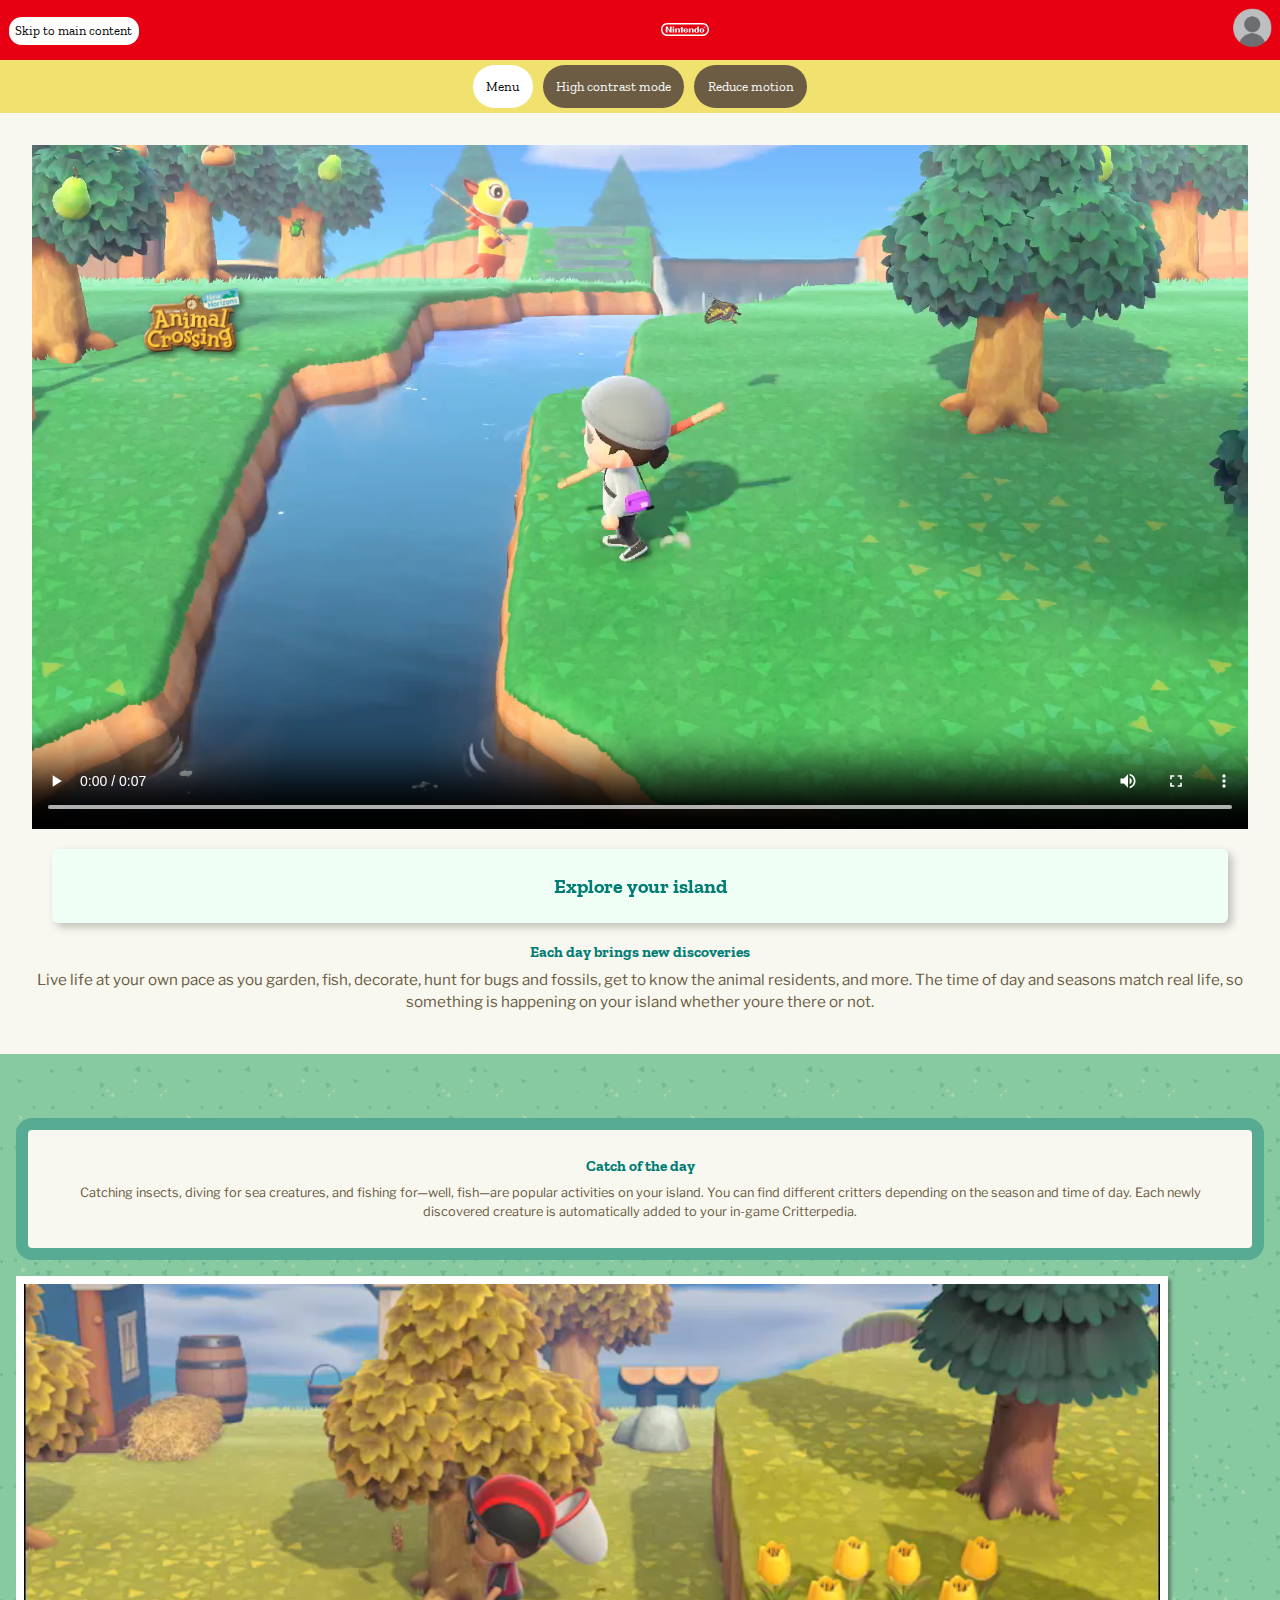
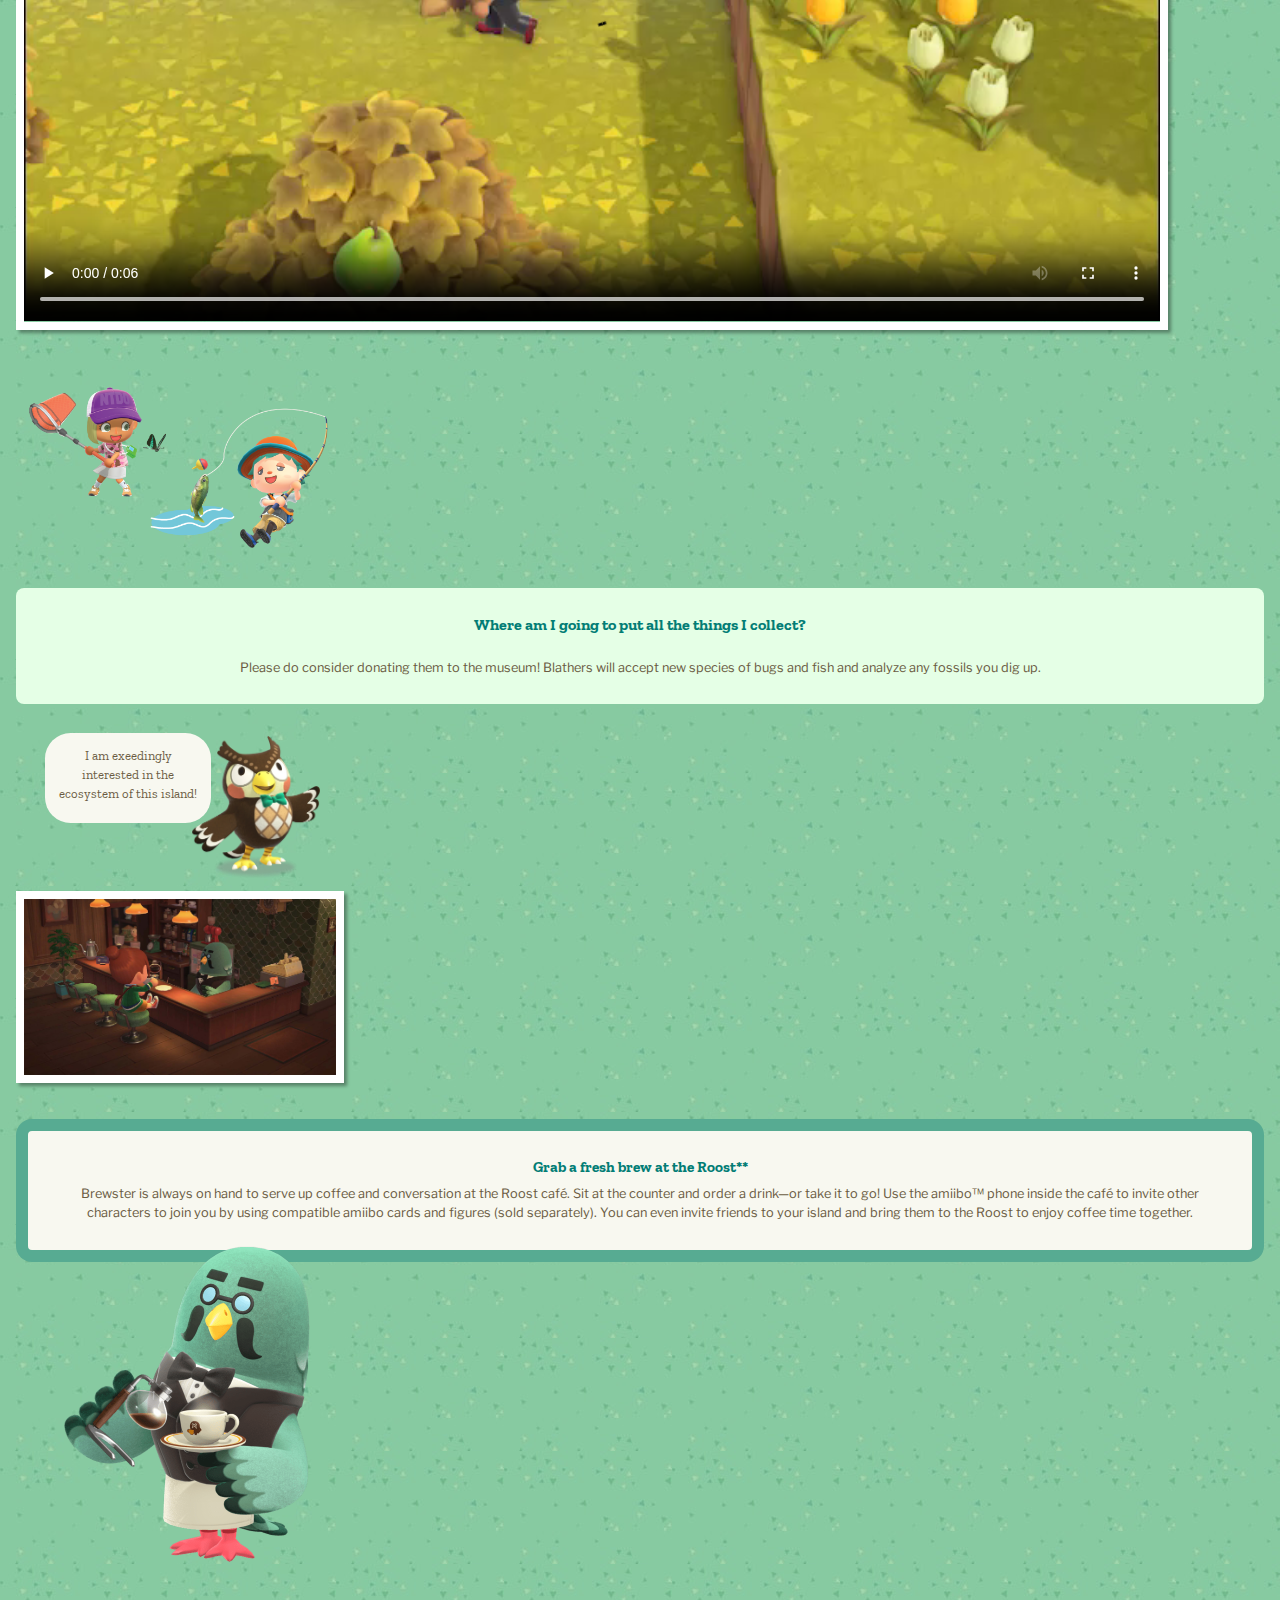
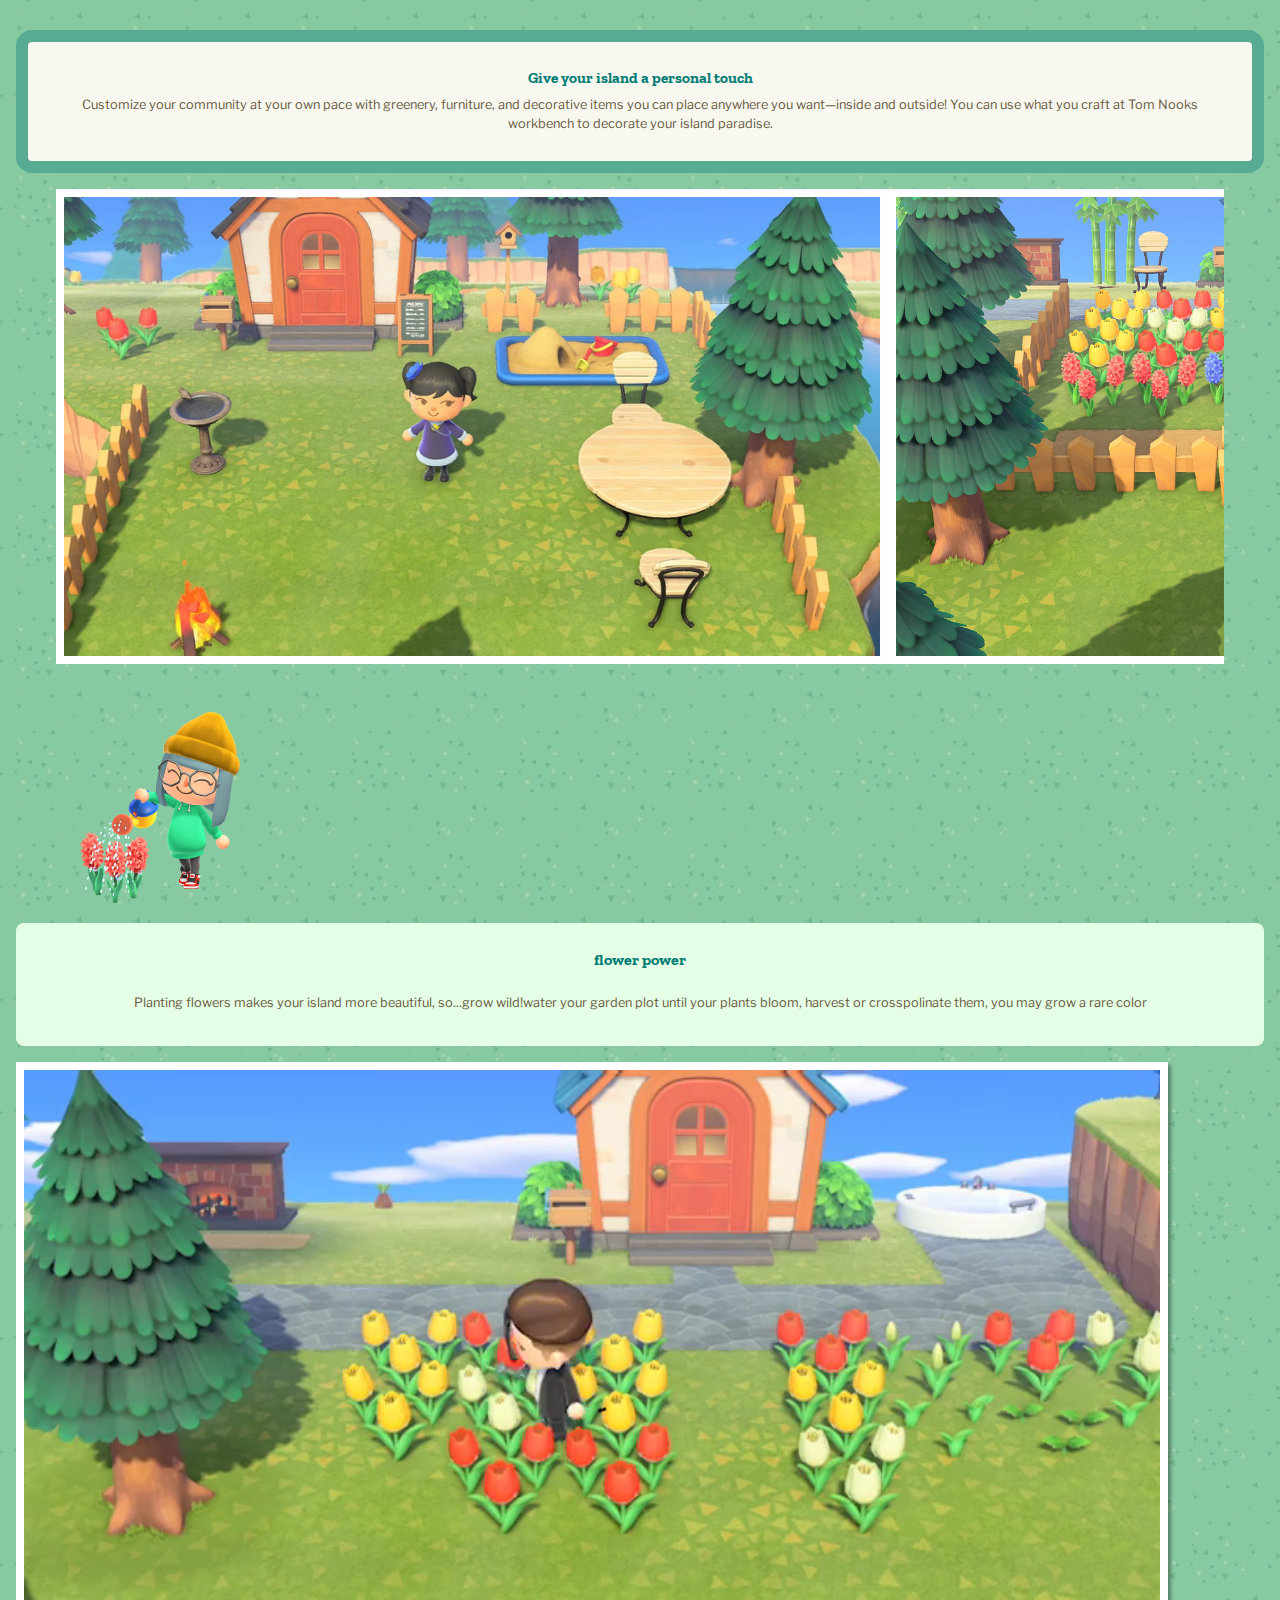
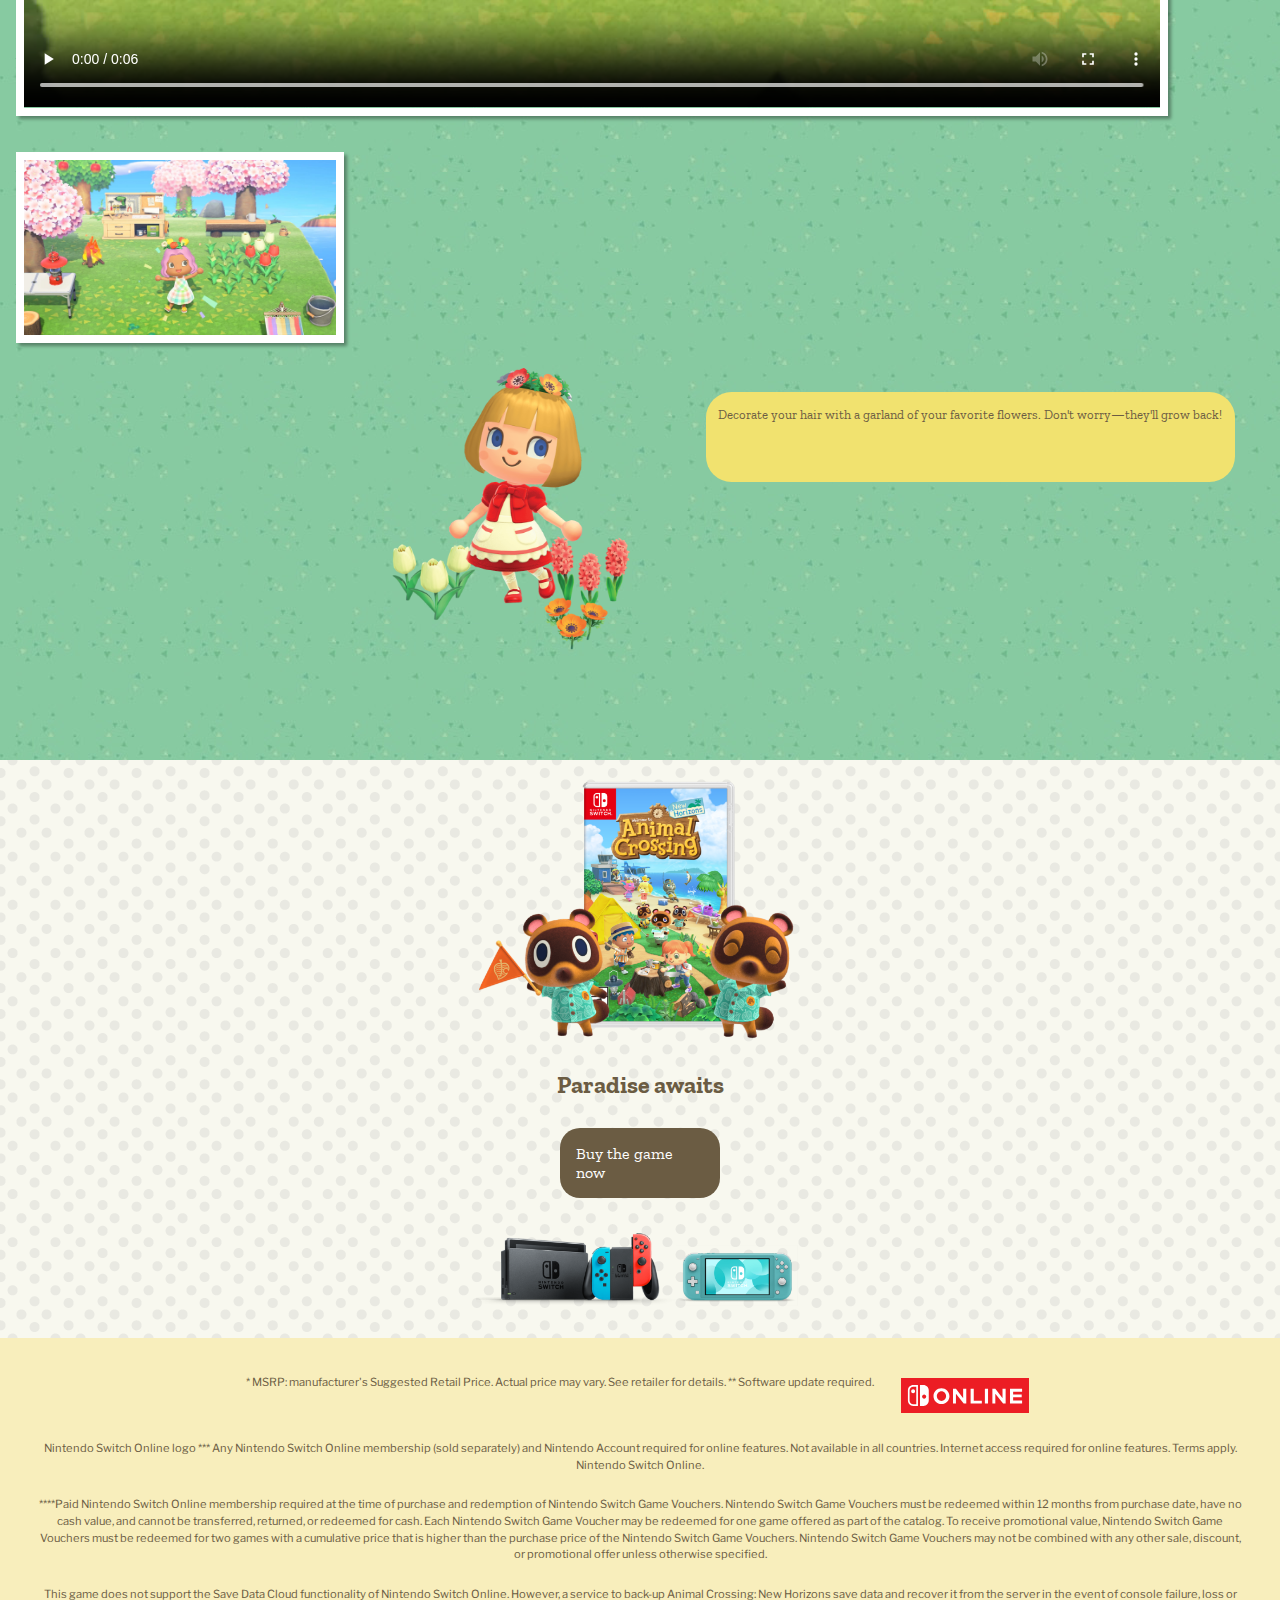
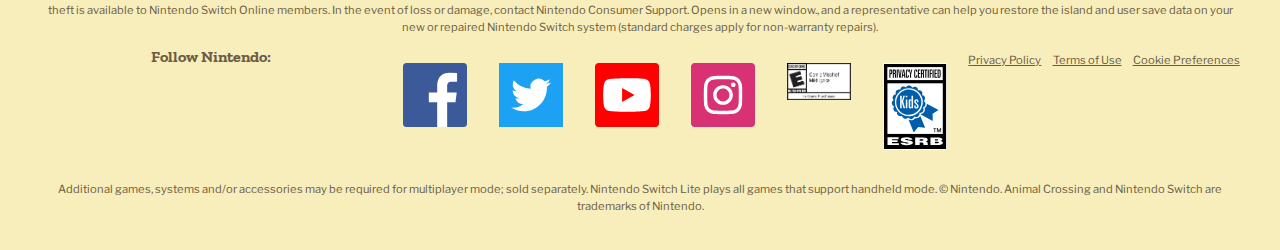
<file: index.html>
<!DOCTYPE html>
<html lang="en">
	
<head>
  <meta charset="UTF-8">
  <meta name="author" content="jouw naam">
  <meta name="viewport" content="width=device-width, initial-scale=1">
	
  <title>Explore page animal crossing new Horizons</title>
	
  <link href="./style.css" rel="stylesheet">
  <link href="./styleboth.css" rel="stylesheet">
  <link rel="icon" type="image/svg+xml" href="./images/favicon.svg">

  <link rel="preconnect" href="https://fonts.googleapis.com">
  <link rel="preconnect" href="https://fonts.gstatic.com" crossorigin>
  <link href="https://fonts.googleapis.com/css2?family=Libre+Franklin&display=swap" rel="stylesheet">

  <link rel="preconnect" href="https://fonts.googleapis.com">
  <link rel="preconnect" href="https://fonts.gstatic.com" crossorigin>
  <link href="https://fonts.googleapis.com/css2?family=Saira:wght@600&family=Zilla+Slab:wght@600&display=swap" rel="stylesheet"> 
</head>

<body>
<header>
  <nav>
    <ul> 
		   <!-- bron voor skip navigatie link= https://www.w3schools.com/accessibility/accessibility_skip_links.php 
	  ik heb de code wel aangepast zodat het werkt zonder class  -->
	  <li><a href="#mainSkip">Skip to main content</a></li>
      <li><a href="https://www.nintendo.com/us/"><img src="./images/Exploreimgs/nintendo-racetrack.svg" alt="link naar nintendo U.S website in een nieuwe pagina"></a></li>
      <li><a href="https://accounts.nintendo.com/authorize_guide?type=mixed&redirect_uri=https%3A%2F%2Faccounts.nintendo.com%2Fconnect%2F1.0.0%2Fauthorize%3Fclient_id%3De56201e414c97a10%26display%3Dtouch%26interacted%3D1%26prompt%3Dconsent%26redirect_uri%3Dhttps%253A%252F%252Fanimalcrossing.nintendo.com%26response_mode%3Dweb_message%26response_type%3Dcode%2Bid_token%2Btoken%26scope%3DeshopAlps%2BmissionStatus%2BmissionStatus%253Aprogress%2Bopenid%2BpointWallet%2Buser%2Buser.birthday%2Buser.links%255B%255D.id%2Buser.mii%2Buser.wishlist%2BuserNotificationMessage%253AanyClients%2BuserNotificationMessage%253AanyClients%253Awrite%26state%3Dcf2a3fa2ce2020c4ee25cf615c9f20a0%26web_message_target%3Dop-frame%26web_message_uri%3Dhttps%253A%252F%252Faccounts.nintendo.com"><img src="./images/Exploreimgs/profilepng.png" alt="Log in or sign up link"></a></li>
	
    </ul>
    <ul>
      <li><button>Menu</button></li>
	  <li><button>High contrast mode</button></li>
	  <li><button>Reduce motion</button></li>
    </ul>
  </nav>
  <nav>
    <button> <img src="./images/Exploreimgs/kruisje.png" alt="sluit menu"> </button>
	<ul> 
       <li><a href="./index.html">Home</a></li>
	   <li><a href="./index.html">Explore</a></li>
	   <li><a href="./index.html">Create</a></li>
	   <li><a href="./index2.html">Share</a></li>
	   <li><a href="./index.html">Getting started</a></li>
	   <li><a href="./index.html">Happy home paradise</a></li>
    </ul>
  </nav>
</header>

<!-- main pagina -->
<main id="mainSkip">
  <div>
    <h1>Explore your island</h1>
	<img src="./images/Exploreimgs/logo-acnh-en-2x.png" alt="animal crossing new horizons logo">
	<h2>Each day brings new discoveries</h2>
	<p>
		Live life at your own pace as you garden, fish, decorate, hunt 
		for bugs and fossils, get to know the animal residents, and more. 
		The time of day and seasons match real life, so something is happening 
		on your island whether youre there or not.
	</p>	
	<video controls width="350">
	  <source src="./videos/backgroundvidacnh.mp4">
	</video>
  </div>

  <div>
    <article>
	  <h2> Catch of the day</h2>
	  <p>Catching insects, diving for sea creatures, and fishing for—well, fish—are popular activities 
		 on your island. You can find different critters depending on the season 
		 and time of day. Each newly discovered creature is automatically added to your in-game Critterpedia.</p>	
	</article>

	<video controls width="350">
	  <source src="./videos/cathofthedayvid.mp4">
    </video>
	<!-- decoratieve image dus een lege alt -->
	<img src="./images/Exploreimgs/acnhfish.png" alt=" ">	
  </div>
	
  <div>
    <article>
	  <h2>Where am I going to put all the things I collect?</h2>
	  <p>
	    Please do consider donating them to the museum! Blathers will accept 
		new species of bugs and fish and analyze any fossils you dig up.
	  </p>
	</article>
    <!-- dit misschien nog veranderen naar div -->
    <div>
	  <p> I am exeedingly interested in the ecosystem of this island!</p>
	  <img src="./images/Exploreimgs/Blathers_NH_-_alt.webp" alt="image of in game character Blathers">	
	</div>
      <img src="./images/Exploreimgs/thumbnail-the-roost-2x.jpg" alt="image of character  drinking in the in game cafe 'the roost'">		
  </div>
	
  <div>
	<article>
	  <h2>Grab a fresh brew at the Roost**</h2>
	  <p>
		Brewster is always on hand to serve up coffee and conversation at the Roost café. Sit at the counter and order a drink—or take it to go! 
		Use the amiibo™ phone inside the café to invite other characters to join you by using compatible amiibo cards and figures (sold separately).
		You can even invite friends to your island and bring them to the Roost to enjoy coffee time together.
	  </p>
	</article>
		<!-- decoratieve image dus een lege alt (image of chracter brewster) -->
	<img src="./images/Exploreimgs/brewster-2x.png" alt="">
  </div>

  <div>
    <article>
	  <h2>Give your island a personal touch</h2>
	  <p>
		Customize your community at your own pace 
		with greenery, furniture, and decorative items you can place
		anywhere you want—inside and outside! You can use what you craft 
		at Tom Nooks workbench to decorate your island paradise.
	  </p>
    </article>
	<!-- Image slider -->
    <figure>
		<img src="./images/Exploreimgs/characterathouse.avif" alt="image of in game content with character at house">
		<img src="./images/Exploreimgs/characterstandinginflowers.jpg" alt="image of in game content with character standing in flowers">
		<img src="./images/Exploreimgs/characteratbonfire.jpg" alt="image of in game conten with character sitting at bonfire">
		<img src="./images/Exploreimgs/characterlyingdown.jpg" alt="image of in game content of character resting next to use">
	</figure>
	<!-- decoratieve image dus geen alt tekst -->
	<img src="./images/Exploreimgs/playerwateringflowers.png" alt="">
  </div>

  <div>
	<article>
	  <h2>flower power</h2>
	  <p>
		Planting flowers makes your island more beautiful, so...grow wild!water your
		garden plot until your plants bloom, harvest or crosspolinate them, you may grow a rare color
	  </p>
	</article>
	  <video controls width="350" >
	    <source src="./videos/gardeningacnh.mp4" type="video/mp4"> 
	  </video>
    <img src="./images/Exploreimgs/flowergardener.jpg" alt="in game image of character waving in a flowerfield">
	<div>
	  <p>Decorate your hair with a garland of your favorite flowers. Don't worry—they'll grow back!</p>
	  <!-- image is decoratief dus geen alt tekst. (flower girl character standing in flowers) -->
	  <img src="./images/Exploreimgs/flowers-char-2x.png" alt="">
    </div>
  </div>	

  <div>
    <h2>Paradise awaits</h2>
    <a href="https://animalcrossing.nintendo.com/new-horizons/buy/">Buy the game now</a>
    <img src="./images/Exploreimgs/acnhgamebuyimg.png" alt="image of animal crossing: New Horizons game">
    <img src="./images/Exploreimgs/acnhgame2buyimg.png" alt="image of  Nintendo switch and nintendo switch lite">
  </div>
</main>

<footer>
  <p>
    * MSRP: manufacturer's Suggested Retail Price. Actual price may vary. See retailer for details.
	** Software update required.
  </p>

<img src="./images/Exploreimgs/logo-nso.svg" alt="nintendo switch online logo">

  <p>
	Nintendo Switch Online logo
	*** Any Nintendo Switch Online membership (sold separately) and Nintendo Account required for online features. 
	Not available in all countries. Internet access required for online features. Terms apply. Nintendo Switch Online.
  </p>
  <p>
	****Paid Nintendo Switch Online membership required at the time of purchase and
	redemption of Nintendo Switch Game Vouchers. Nintendo Switch Game Vouchers must be redeemed within 12 months 
	from purchase date, have no cash value, and cannot be transferred, returned, or redeemed for cash. Each Nintendo Switch Game Voucher may be redeemed for one game offered as part of the catalog.
	To receive promotional value, Nintendo Switch Game Vouchers must be redeemed for two games with a cumulative price that is higher than the purchase price of the Nintendo Switch Game Vouchers. 
	Nintendo Switch Game Vouchers may not be combined with any other sale, discount, or promotional offer unless otherwise specified.
  </p>

  <p>
	This game does not support the Save Data Cloud functionality of 
	Nintendo Switch Online. However, a service to back-up Animal Crossing: New Horizons save data and recover it from the server in the event of console failure, loss or theft is available to Nintendo 
	Switch Online members. In the event of loss or damage, contact Nintendo Consumer Support. Opens in a new window., and a representative can help you restore the island and user save data on your new 
	or repaired Nintendo Switch system (standard charges apply 
	for non-warranty repairs).
  </p>

  <h2>Follow Nintendo:</h2>
  <a href=""><img src="./images/Exploreimgs/logo-facebook.svg" alt="Link to facebook website animal crossing new horizons"></a>
  <a href=""><img src="./images/Exploreimgs/logo-twitter.svg" alt="Link to twitter website animal crossing new horizons"></a>
  <a href=""><img src="./images/Exploreimgs/logo-youtube.svg" alt="Link to youtube website animal crossing new horizons"></a>
  <a href=""><img src="./images/Exploreimgs/logo-instagram.svg" alt="Link to instagram website animal crossing new horizons"></a>
  <a href=""><img src="./images/Exploreimgs/ESRBratings.png" alt="Link to ESBR rating website animal crossing new horizons"></a>
  <a href=""><img src="./images/Exploreimgs/logo-esrb-privacy-certified-kids.svg" alt="link to ESRB privacy certified website"></a>

  <a href="">Privacy Policy</a>
  <a href="">Terms of Use</a>
  <a href="" >Cookie Preferences</a>

  <p>
	Additional games, systems and/or accessories may be required for multiplayer mode; sold separately.
	Nintendo Switch Lite plays all games that support handheld mode.
	© Nintendo. Animal Crossing and Nintendo Switch are trademarks of Nintendo.
  </p>
</footer>

<script defer src="./scripts/script.js"></script>
</body>
</html>
</file>
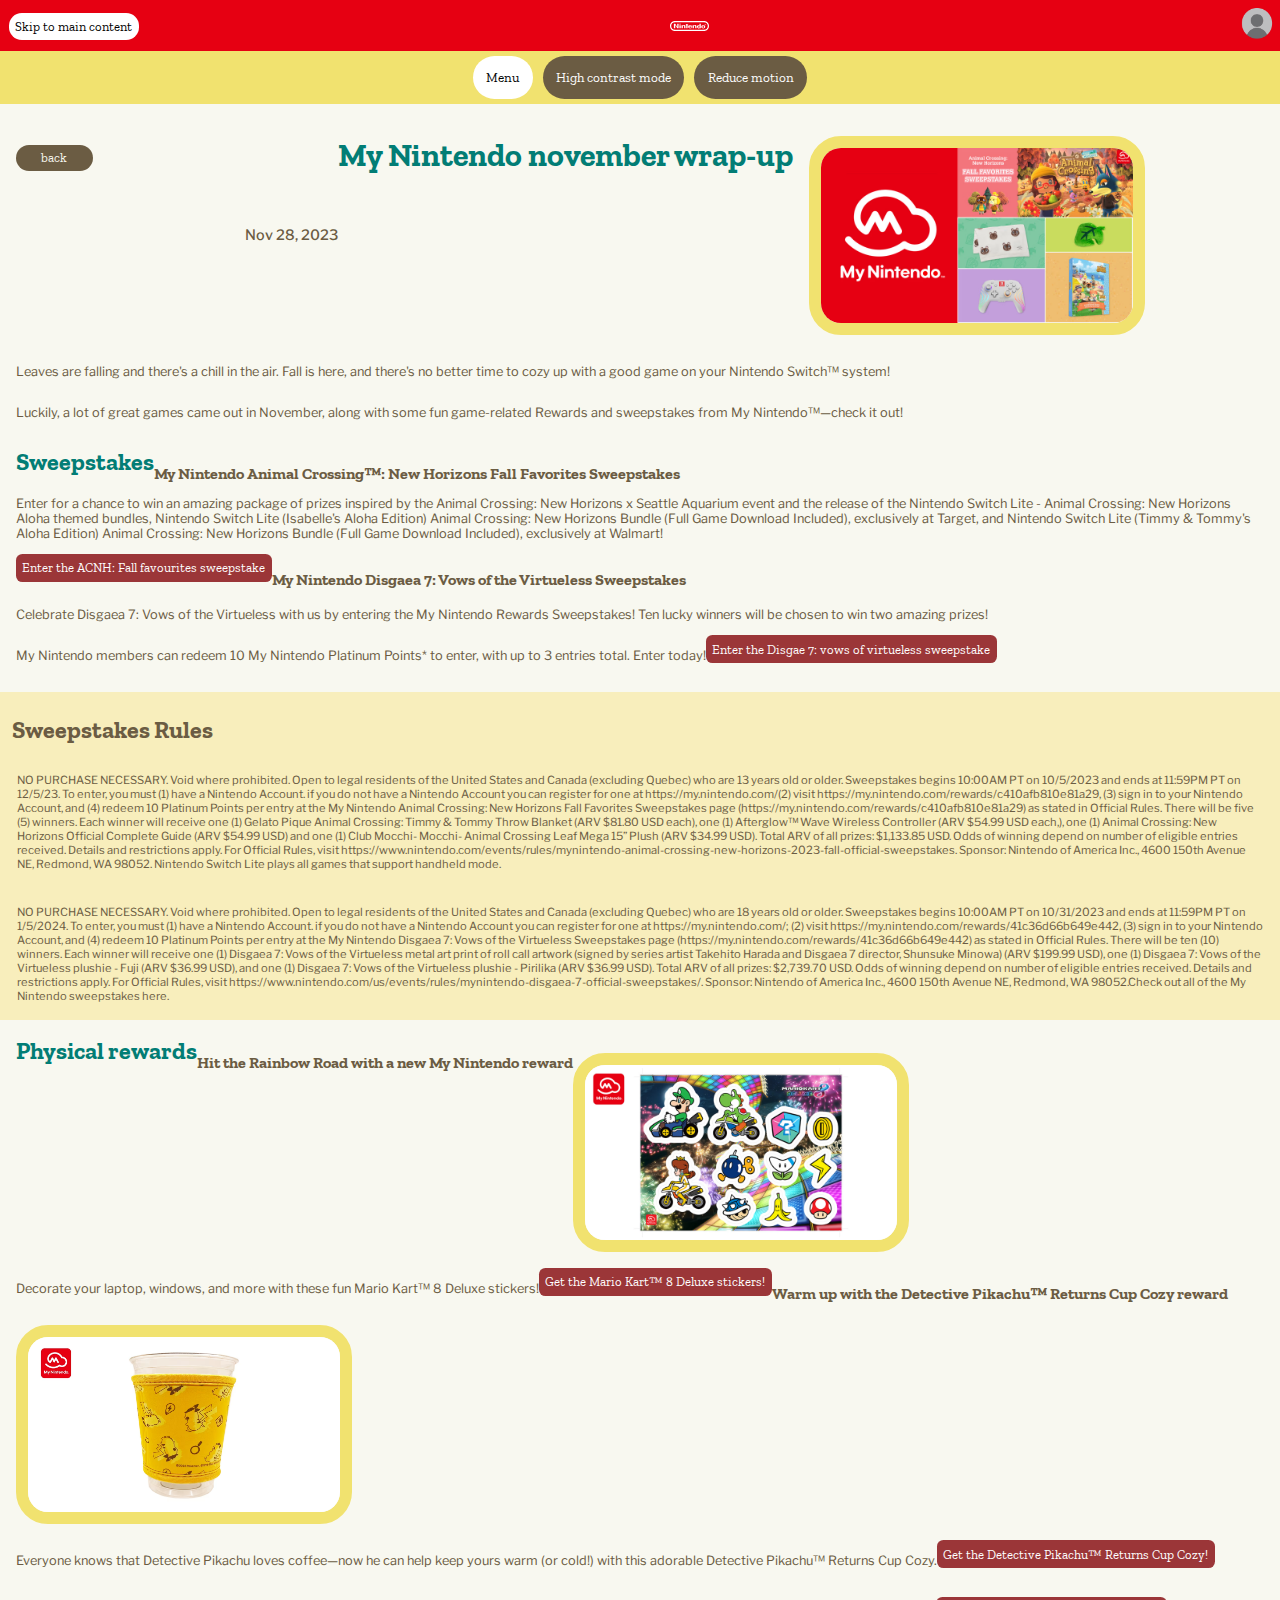
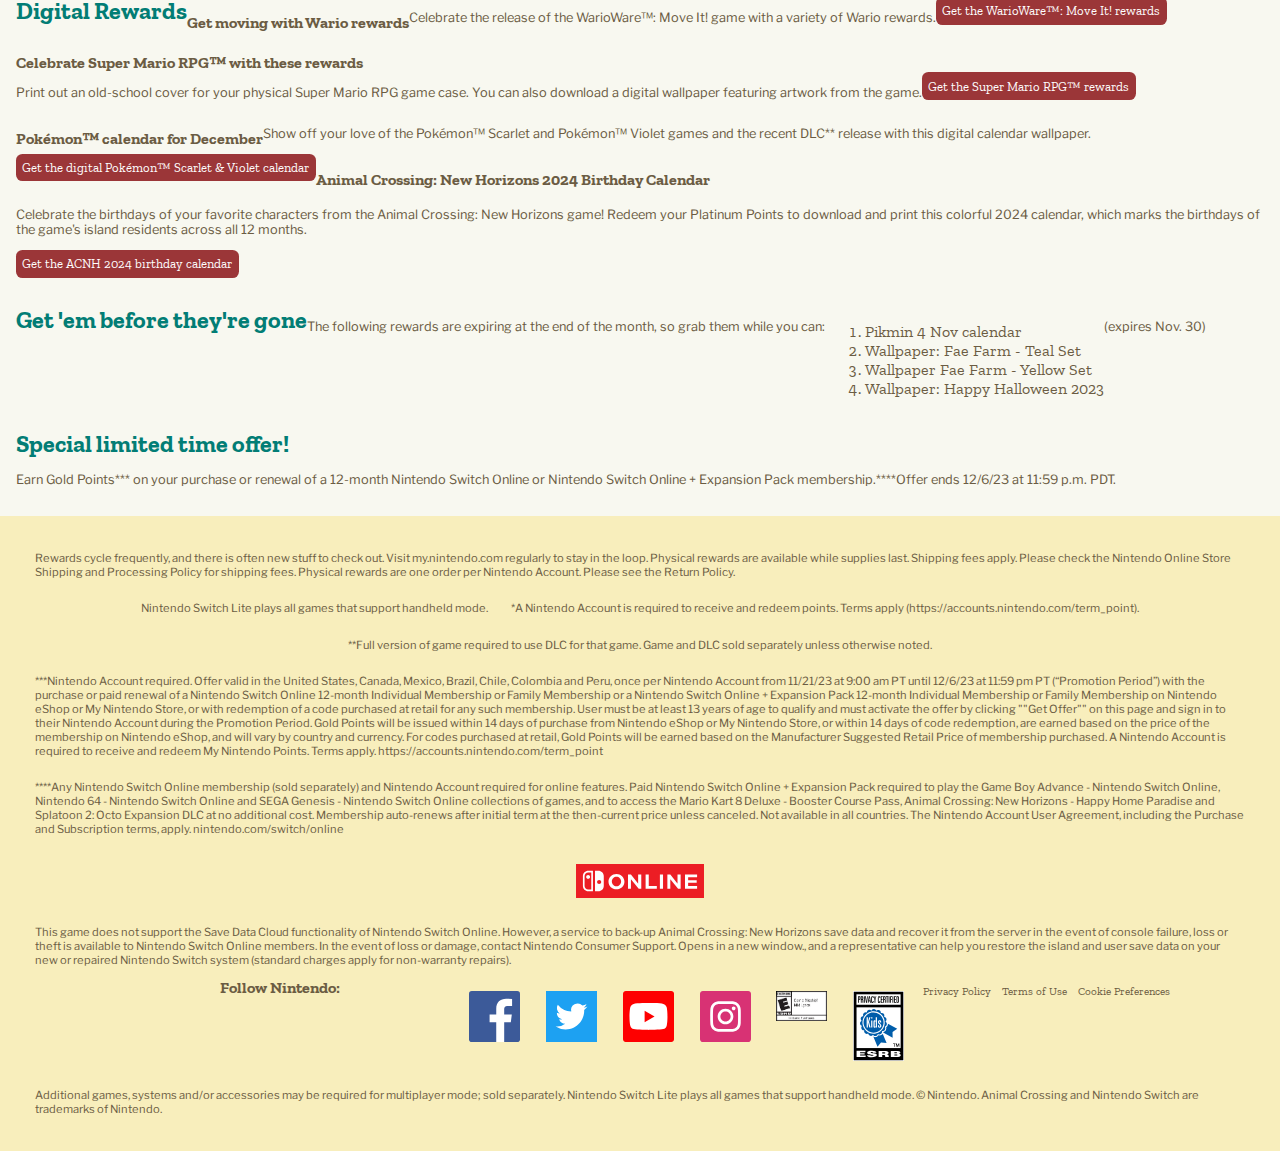
<file: index2.html>
<!DOCTYPE html>
<html lang="en">
	
<head>
  <meta charset="UTF-8">
  <meta name="author" content="Felicia AUgustine">
  <meta name="viewport" content="width=device-width, initial-scale=1">
	
  <title>Articles Animalcrossing new horizons</title>
	
  <link href="./styleboth.css" rel="stylesheet">
  <link href="./style2.css" rel="stylesheet">
  <link rel="icon" type="image/svg+xml" href="./images/favicon.svg">

  <link rel="preconnect" href="https://fonts.googleapis.com">
  <link rel="preconnect" href="https://fonts.gstatic.com" crossorigin>
  <link href="https://fonts.googleapis.com/css2?family=Libre+Franklin&display=swap" rel="stylesheet">

  <link rel="preconnect" href="https://fonts.googleapis.com">
  <link rel="preconnect" href="https://fonts.gstatic.com" crossorigin>
  <link href="https://fonts.googleapis.com/css2?family=Saira:wght@600&family=Zilla+Slab:wght@600&display=swap" rel="stylesheet">
</head>

<body>
  <header>
    <nav>
      <ul> 
        <!-- bron voor skip navigatie link= https://www.w3schools.com/accessibility/accessibility_skip_links.php 
	      ik heb de code wel aangepast zodat het werkt zonder class  -->
        <li><a href="#mainSkip">Skip to main content</a></li>
        <li><a href="https://www.nintendo.com/us/"><img src="./images/Exploreimgs/nintendo-racetrack.svg" alt="link naar nintendo U.S website in een nieuwe pagina"></a></li>
        <li><a href="https://accounts.nintendo.com/authorize_guide?type=mixed&redirect_uri=https%3A%2F%2Faccounts.nintendo.com%2Fconnect%2F1.0.0%2Fauthorize%3Fclient_id%3De56201e414c97a10%26display%3Dtouch%26interacted%3D1%26prompt%3Dconsent%26redirect_uri%3Dhttps%253A%252F%252Fanimalcrossing.nintendo.com%26response_mode%3Dweb_message%26response_type%3Dcode%2Bid_token%2Btoken%26scope%3DeshopAlps%2BmissionStatus%2BmissionStatus%253Aprogress%2Bopenid%2BpointWallet%2Buser%2Buser.birthday%2Buser.links%255B%255D.id%2Buser.mii%2Buser.wishlist%2BuserNotificationMessage%253AanyClients%2BuserNotificationMessage%253AanyClients%253Awrite%26state%3Dcf2a3fa2ce2020c4ee25cf615c9f20a0%26web_message_target%3Dop-frame%26web_message_uri%3Dhttps%253A%252F%252Faccounts.nintendo.com"><img src="./images/Exploreimgs/profilepng.png" alt="Log in or sign up link"></a></li>
       
      </ul>
      <ul>
        <li><button>Menu</button></li>
        <li><button>High contrast mode</button></li>
        <li><button>Reduce motion</button></li>
      </ul>
    </nav>
    <nav>
      <button> <img src="./images/Exploreimgs/kruisje.png" alt="sluit menu"> </button>
        <ul> 
          <li><a href="./index.html">Home</a></li>
          <li><a href="./index.html">Explore</a></li>
          <li><a href="./index.html">Create</a></li>
          <li><a href="./index2.html">Share</a></li>
          <li><a href="./index.html">Getting started</a></li>
          <li><a href="./index.html">Happy home paradise</a></li>
        </ul>
    </nav>
  </header> 

<main id="mainSkip">
  <article>
    <h1>My Nintendo november wrap-up</h1>
    <img src="./images/articleimg/imgbanner.avif" alt="image of animal crossing new horizons sweepstake and more prizes">
    <p> 
     Leaves are falling and there's a chill in the air. Fall is here, and there's no better 
     time to cozy up with a good game on your Nintendo Switch™ system!
    </p>
    <p> 
      Luckily, a lot of great games came out in November, along with some fun game-related
      Rewards and sweepstakes from My Nintendo™—check it out!
    </p>
    <a href="./index.html">back</a>
    <p>Nov 28, 2023</p>
  </article>

  <article>
    <h2>Sweepstakes</h2>
    <h3>My Nintendo Animal Crossing™: New Horizons Fall Favorites Sweepstakes</h3>
      <p>
        Enter for a chance to win an amazing package of 
        prizes inspired by the Animal Crossing: New Horizons x Seattle Aquarium event and the release of the Nintendo
        Switch Lite - Animal Crossing: New Horizons Aloha themed bundles, Nintendo Switch Lite (Isabelle's Aloha Edition) 
        Animal Crossing: New Horizons Bundle (Full Game Download 
        Included), exclusively at Target, and Nintendo Switch Lite 
        (Timmy & Tommy's Aloha Edition) Animal Crossing:
        New Horizons Bundle (Full Game Download Included), 
        exclusively at Walmart! 
      </p>

      <a href="https://my.nintendo.com/rewards/c410afb810e81a29?_gl=1*q0mlat*_ga*MzQyNzg0MDE4LjE3MDE2MTI5MzY.*_ga_F6ERC4HMNZ*MTcwMTYzMzM4OS41LjEuMTcwMTYzOTI0Ni4wLjAuMA..">Enter the ACNH: Fall favourites sweepstake</a>
 
    <h3>My Nintendo Disgaea 7: Vows of the Virtueless Sweepstakes</h3>
      <p>
      Celebrate Disgaea 7: Vows of the Virtueless with us by entering the My Nintendo Rewards Sweepstakes! Ten lucky winners will be chosen to win two amazing prizes!  
      </p>
      <p>
       My Nintendo members can redeem 10 My Nintendo Platinum Points* to enter, with up to 3 entries total. Enter today!   
      </p>
      <a href="https://my.nintendo.com/rewards/41c36d66b649e442?_gl=1*1vzocba*_ga*MzQyNzg0MDE4LjE3MDE2MTI5MzY.*_ga_F6ERC4HMNZ*MTcwMTg2NjgxMi4xMS4xLjE3MDE4NzE0NzcuMC4wLjA." >Enter the Disgae 7: vows of virtueless sweepstake</a>
  </article>

  <section>
     <h2>Sweepstakes Rules</h2>
        <p>
            NO PURCHASE NECESSARY. Void where prohibited. Open to legal residents of the United States and Canada (excluding Quebec) who are 13 years old or older. 
            Sweepstakes begins 10:00AM PT on 10/5/2023 and ends at 11:59PM PT on 12/5/23. To enter, you must (1) have a Nintendo Account. if you do not have a Nintendo Account
            you can register for one at https://my.nintendo.com/(2) visit https://my.nintendo.com/rewards/c410afb810e81a29, (3) sign in to your Nintendo Account, and (4) redeem 10 Platinum 
            Points per entry at the My Nintendo Animal Crossing: New Horizons Fall Favorites Sweepstakes page (https://my.nintendo.com/rewards/c410afb810e81a29) as stated in Official Rules. 
            There will be five (5) winners. Each winner will receive one (1) Gelato Pique Animal Crossing: Timmy & Tommy Throw Blanket (ARV $81.80 USD each), one (1) Afterglow™ Wave Wireless Controller (ARV $54.99 USD each,),
            one (1) Animal Crossing: New Horizons Official Complete Guide (ARV $54.99 USD) and one (1) Club Mocchi- Mocchi- Animal Crossing Leaf Mega 15” Plush (ARV $34.99 USD). 
            Total ARV of all prizes: $1,133.85 USD. Odds of winning depend on number of eligible entries received. Details and restrictions apply. For Official Rules, 
            visit https://www.nintendo.com/events/rules/mynintendo-animal-crossing-new-horizons-2023-fall-official-sweepstakes. Sponsor: Nintendo of America Inc., 4600 150th Avenue NE, Redmond, WA 98052.
            Nintendo Switch Lite plays all games that support handheld mode.
        </p>
        <p>
            NO PURCHASE NECESSARY. Void where prohibited. Open to legal residents of the United States and Canada 
            (excluding Quebec) who are 18 years old or older. Sweepstakes begins 10:00AM PT on 10/31/2023 and ends at 11:59PM PT on 1/5/2024. 
            To enter, you must (1) have a Nintendo Account. if you do not have a Nintendo Account you can register for one at https://my.nintendo.com/;
           (2) visit https://my.nintendo.com/rewards/41c36d66b649e442, (3) sign in to your Nintendo Account, and (4) redeem 10 Platinum Points per entry at
           the My Nintendo Disgaea 7: Vows of the Virtueless Sweepstakes page (https://my.nintendo.com/rewards/41c36d66b649e442) as stated in Official Rules. There will be ten (10) winners.
           Each winner will receive one (1) Disgaea 7: Vows of the Virtueless metal art print of roll call artwork (signed by series artist Takehito Harada and Disgaea 7 director, Shunsuke Minowa)
           (ARV $199.99 USD), one (1) Disgaea 7: Vows of the Virtueless plushie - Fuji (ARV $36.99 USD), and one (1) Disgaea 7: Vows of the Virtueless plushie - Pirilika (ARV $36.99 USD). 
           Total ARV of all prizes: $2,739.70 USD. Odds of winning depend on number of eligible entries received. Details and restrictions apply. For Official Rules, 
           visit https://www.nintendo.com/us/events/rules/mynintendo-disgaea-7-official-sweepstakes/. Sponsor: Nintendo of America Inc., 4600 150th Avenue NE, Redmond, WA 98052.Check out all of the My Nintendo sweepstakes here.
       </p>
  </section>

  <article>
    <h2>Physical rewards</h2>
    <h3>Hit the Rainbow Road with a new My Nintendo reward</h3>
      <img src="./images/articleimg/8stickers.avif" alt="image of 8 diferent raindbowroad mario stickers">
      <p>
      Decorate your laptop, windows, and more with these fun Mario Kart™ 8 Deluxe stickers!
      </p>
        <a href="https://www.nintendo.com/us/store/products/mario-kart-8-deluxe-vinyl-sticker-sheet-v2-119298/?_gl=1*95xcrs*_ga*MzQyNzg0MDE4LjE3MDE2MTI5MzY.*_ga_F6ERC4HMNZ*MTcwMjIwMzAzNS4xNi4xLjE3MDIyMDM1MDcuMC4wLjA.">Get the Mario Kart™ 8 Deluxe stickers!</a>
    <h3>Warm up with the Detective Pikachu™ Returns Cup Cozy reward</h3>
      <img src="./images/articleimg/cuppika.avif" alt="Detective Pikachu yellow cup warmer">
      <p>
       Everyone knows that Detective Pikachu loves coffee—now he can help keep yours warm (or cold!) with this adorable Detective Pikachu™ Returns Cup Cozy.
      </p>
        <a href="https://www.nintendo.com/us/store/products/detective-pikachu-cup-sleeve-120497/?_gl=1*1379cw6*_ga*MzQyNzg0MDE4LjE3MDE2MTI5MzY.*_ga_F6ERC4HMNZ*MTcwMjIwMzAzNS4xNi4xLjE3MDIyMDM1MDcuMC4wLjA.">Get the  Detective Pikachu™ Returns Cup Cozy! </a>
  </article>

  <article>
    <h2>Digital Rewards</h2>
    <h3>Get moving with Wario rewards</h3>
      <p>
        Celebrate the release of the WarioWare™: Move It! game with a variety of Wario rewards.
      </p>
      <a href="">Get the  WarioWare™: Move It! rewards</a>
    <h3>Celebrate Super Mario RPG™ with these rewards</h3>
      <p>
      Print out an old-school cover for your physical Super Mario RPG game case.
      You can also download a digital wallpaper featuring artwork from the game.
      </p>
      <a href="https://my.nintendo.com/rewards/5cb195a6316ee5e0?_gl=1*10f9m12*_ga*MzQyNzg0MDE4LjE3MDE2MTI5MzY.*_ga_F6ERC4HMNZ*MTcwMTYzMzM4OS41LjEuMTcwMTY0MDUzOC4wLjAuMA..">Get the Super Mario RPG™ rewards</a>
    <h3>Pokémon™ calendar for December</h3>
      <p>
      Show off your love of the Pokémon™ Scarlet and Pokémon™ Violet games and the recent DLC** release with this digital calendar wallpaper.
      </p>
      <a href="">Get the digital Pokémon™ Scarlet & Violet calendar</a>
    <h3>Animal Crossing: New Horizons 2024 Birthday Calendar</h3>
      <p>
      Celebrate the birthdays of your favorite characters from the Animal Crossing: New Horizons game! Redeem your Platinum Points to download and print this colorful 2024 calendar,
      which marks the birthdays of the game's island residents across all 12 months. 
      </p>
      <a href="">Get the ACNH 2024 birthday calendar</a>
  </article>

  <article>
  <h2>Get 'em before they're gone</h2>
  <p>The following rewards are expiring at the end of the month, so grab them while you can:</p>
  <ol>
    <li>Pikmin 4 Nov calendar</li>
    <li>Wallpaper: Fae Farm - Teal Set</li>
    <li>Wallpaper Fae Farm - Yellow Set</li>
    <li>Wallpaper: Happy Halloween 2023</li>
  </ol>
  <p>(expires Nov. 30)</p>
  </article>
  
  <article>
  <h2>Special limited time offer!</h2>  
  <p>
    Earn Gold Points*** on your purchase or renewal of a 12-month Nintendo Switch Online or 
    Nintendo Switch Online + Expansion Pack membership.****Offer ends 12/6/23 at 11:59 p.m. PDT.
  </p>
  </article>


</main>

<footer>
      <!-- Footer specifiek voor deze pagina-->
    <p>
        Rewards cycle frequently, and there is often new stuff to check out. Visit my.nintendo.com regularly to stay in the loop.
        Physical rewards are available while supplies last. Shipping fees apply. Please check the Nintendo Online Store Shipping 
        and Processing Policy for shipping fees. Physical rewards are one order per Nintendo Account. Please see the Return Policy.
    </p>
    <p>
        Nintendo Switch Lite plays all games that support handheld mode.   
    </p>
    <p>
       *A Nintendo Account is required to receive and redeem points. Terms apply (https://accounts.nintendo.com/term_point).   
    </p>
    <p>
       **Full version of game required to use DLC for that game. Game and DLC sold separately unless otherwise noted.  
    </p>
    <p>
        ***Nintendo Account required. Offer valid in the United States, Canada, Mexico, Brazil, Chile, Colombia 
        and Peru, once per Nintendo Account from 11/21/23 at 9:00 am PT until 12/6/23 at 11:59 pm PT (“Promotion Period”) 
        with the purchase or paid renewal of a Nintendo Switch Online 12-month Individual Membership or Family Membership 
        or a Nintendo Switch Online + Expansion Pack 12-month Individual Membership or Family Membership on Nintendo eShop
        or My Nintendo Store, or with redemption of a code purchased at retail for any such membership. User must be at 
        least 13 years of age to qualify and must activate the offer by clicking ""Get Offer"" on this page and sign in
        to their Nintendo Account during the Promotion Period. Gold Points will be issued within 14 days of purchase 
        from Nintendo eShop or My Nintendo Store, or within 14 days of code redemption, are earned based on the price of
        the membership on Nintendo eShop, and will vary by country and currency. For codes purchased at retail, Gold 
        Points will be earned based on the Manufacturer Suggested Retail Price of membership purchased. A Nintendo 
        Account is required to receive and redeem My Nintendo Points. Terms apply. https://accounts.nintendo.com/term_point
    </p>
    <p>
        ****Any Nintendo Switch Online membership (sold separately) and Nintendo Account required for online features. Paid Nintendo Switch Online + Expansion Pack
        required to play the Game Boy Advance - Nintendo Switch Online, Nintendo 64 - Nintendo Switch Online and SEGA Genesis - Nintendo Switch Online collections of games,
        and to access the Mario Kart 8 Deluxe - Booster Course Pass, Animal Crossing: New Horizons - Happy Home Paradise and Splatoon 2: Octo Expansion DLC at no additional cost.
        Membership auto-renews after initial term at the then-current price unless canceled. Not available in all countries. The Nintendo Account User Agreement, including the Purchase and Subscription terms,
        apply. nintendo.com/switch/online
    </p>
    
  <!-- main Footer -->
      
    <img src="./images/Exploreimgs/logo-nso.svg" alt="nintendo switch online logo">
    <p>
      This game does not support the Save Data Cloud functionality of 
      Nintendo Switch Online. However, a service to back-up Animal Crossing: New Horizons save data and recover it from the server in the event of console failure, loss or theft is available to Nintendo 
      Switch Online members. In the event of loss or damage, contact Nintendo Consumer Support. Opens in a new window., and a representative can help you restore the island and user save data on your new 
      or repaired Nintendo Switch system (standard charges apply 
      for non-warranty repairs).
    </p>

  <h2>Follow Nintendo:</h2>
    <a href=""><img src="./images/Exploreimgs/logo-facebook.svg" alt="Link to facebook website animal crossing new horizons"></a>
    <a href=""><img src="./images/Exploreimgs/logo-twitter.svg" alt="Link to twitter website animal crossing new horizons"></a>
    <a href=""><img src="./images/Exploreimgs/logo-youtube.svg" alt="Link to youtube website animal crossing new horizons"></a>
    <a href=""><img src="./images/Exploreimgs/logo-instagram.svg" alt="Link to instagram website animal crossing new horizons"></a>
    <a href=""><img src="./images/Exploreimgs/ESRBratings.png" alt="Link to ESBR rating website animal crossing new horizons"></a>
    <a href=""><img src="./images/Exploreimgs/logo-esrb-privacy-certified-kids.svg" alt="link to ESRB privacy certified website"></a>
      
    <a href="" >Privacy Policy</a>
    <a href="" >Terms of Use</a>
    <a href="" >Cookie Preferences</a>
      
    <p>
      Additional games, systems and/or accessories may be required for multiplayer mode; sold separately.
      Nintendo Switch Lite plays all games that support handheld mode.
      © Nintendo. Animal Crossing and Nintendo Switch are trademarks of Nintendo.
    </p>
</footer>
    
<script defer src="./scripts/script.js"></script>
</body>
</file>
<file: style.css>
/* ..................body stijl ...................... */
   
body {
	margin: 0;
	background-image: url(./images/Exploreimgs/backgroundacnh.jpeg); 
	animation-name: backgroundmove;
	animation-duration: 35s;
	animation-iteration-count: infinite;
	animation-fill-mode: both;
}

@keyframes backgroundmove {
  0% {
    background-position: 0%;
  }
  50% {
    background-position: 35% 55%;
  }
  100% {
  background-position: 0%;
  }
   }

body.reduceMotion{
  margin: 0;
	background-image: url(./images/Exploreimgs/backgroundacnh.jpeg); 
	animation-duration: 0s;
  animation-iteration-count:0;
  animation-duration: 0s;
}
/* ------------------------CHRISTMAS THEME YEY--------------------------- */





/* ...................tweede deel = MAIN ...................... */

main img {
	margin: 1em;
  margin-right: 0em;
  margin-left: 0em;
  width: 20.5em;
}

main div{
margin: 1em;
}
  
main div:nth-child(1) {
	background-color: var(--sectioncolor-background);
	margin: 0;
	margin-bottom: 4em;
	padding: 2em;
  display: flex;
  flex-direction: column;	
}
  
h1, h2 {
  color: var(--Hoofdkopjes);
  text-align: center;
  margin: 0em;
  font-size: 1.4em;
  line-height: 1.2em;
  
  /* header fonts */
  font-family: 'Saira', sans-serif;
  font-family: 'Zilla Slab', serif;
}
  
h1 {
	background-color:  var(--mainribboncolor) ;
	font-size: 1.25em;
	padding: 1.25em;
  border-radius: 0.3em;
  margin: 1em;
  filter: drop-shadow(0.2em 0.2em 0.2em rgba(0, 0, 0, 0.226));
}
  
p {
	color:  var(--color-text );
	font-size: 0.8em;
	text-align: center;
	line-height: 1.5em;
	margin: 0em;
}
	  
video {
  margin: 1em;
  margin-left: 0em;
  margin-right: 0em;
	align-content: center;
  width: 90vw;
}
  
main div:nth-child(1) p, h2 {
  font-size: 0.95em;
	padding-bottom: 0.5em;
}
  

div article:nth-of-type(1) {
	background-color: var(--sectioncolor-background);
  padding: 1.7em;
  border-radius: 1em;
  border: solid 0.75em var(--sectionbordercolor);
}
  

  
div div {
  display: grid;
  grid-template-columns: 12em 1em;
  margin: 1em;
  margin-bottom: 2.5em;
}
  
div div img {
	width:8em;
	position: absolute;
	left: 12em;
}
  
div div p{
  background-color: var(--sectioncolor-background);
  border-radius: 2em;
	height: 7em;
  padding: 1em ;
	margin: 1em;
  
	font-family: 'Saira', sans-serif;
  font-family: 'Zilla Slab', serif;
}


div:nth-of-type(1) video {
  border: none;
  order: -1;
  box-shadow: none;
  width: auto;
  margin: 0em;
}

div:nth-of-type(4) img {  
	position: relative;
  top: -2em;
  width: 15.4em;
  left: 3em;

}
  
div:nth-of-type(6) article, div:nth-of-type(3) article {
	background-color: var(--secundairysectioncolor);
	border: none;
	border-radius: 0.5em;
}
  
div:nth-of-type(6) article h2,  div:nth-of-type(3) article h2 {
  font-size: 1em;
	margin-bottom: 1em;
}
  
div:nth-of-type(6) article p {
  margin: 0.5em;
}
  
div:nth-of-type(6) div {
	display: flex;
	flex-wrap: wrap;
	flex-direction: row-reverse;
  position: relative;
  align-content: center;
}

div:nth-of-type(6) div p {
  background-color: var(--menucolor);

}

div:nth-of-type(6) div img:nth-of-type(1) {
	width: 17em;
  position: relative;
  left: -3em;
  top: -3em;
}

div:nth-of-type(7) {
  background-color: var(--sectioncolor-background);
  background-image: url(./images/Exploreimgs/backgroundendacnh.png);
  margin: 0em;
  display: flex;
  flex-wrap: wrap;
  flex-direction: column;
  align-items: center;
}

div:nth-of-type(7) h2 {
	color: var(--color-text);
  font-size: 1.5em;
  margin-top: 1em;
}

div:nth-of-type(7) a {
	background-color: var(--color-text);
  color: var(--whitetextdarkmode);
	width: 10em;
	padding: 1em;
	border-radius: 1.25em;
  margin-top: 1em;
  font-family: 'Zilla Slab', serif;
  text-decoration: none;
  
}
div:nth-of-type(7) a:hover {
background-color: var( --hoverbuttonbg);
}
div:nth-of-type(7) a:active {
  background-color: var( --hoverbuttonbg);
  box-shadow: inset 0.2em 0.2em 0.2em  rgb(114, 11, 19) ;
  }

div:nth-of-type(7) img:nth-last-of-type(2) {
  order: -1;margin-bottom: 0em; 
}

img[src$=".jpg"], video, figure img {
	border: 0.5em solid var(--borderimages);
	box-shadow:0.2em 0.2em 0.2em rgba(7, 7, 7, 0.355)
}


img[src="./images/Exploreimgs/logo-acnh-en-2x.png"] {
  position: absolute;
  top: 18em;
  left: 9em;
  width: 6em;
  margin: 0em;
  filter: drop-shadow(0.2em 0.2em 0.2em rgba(0, 0, 0, 0.518));
}

img[src="./images/Exploreimgs/playerwateringflowers.png"] {
	width: 10em;	  
	position: relative;
  left: 4em;
  top: 1em;
}

img[src="./images/Exploreimgs/flowers-char-2x.png"] p {
  background-color: aliceblue;
}

figure {
  display: flex;
  flex-direction: row;
  overflow-x: scroll;
}
  
figure img {
	width: 65vw;
	margin: 0em;
}
</file>
<file: styleboth.css>
/* CSS REMEDY */
*, *::after, *::before {
box-sizing:border-box;  
}

/* CUSTOM PROPERTIES */
:root {
	  /* colors */
	--color-text:rgb(107, 92, 67);
	--Hoofdkopjes: rgb(2, 125, 117);
	--main-background-color: rgb(137, 201, 161);
	--sectioncolor-background: rgb(248, 248, 240);
	--logocolor: rgb(230, 0, 18);
	--menucolor:  rgb(241, 226, 111);
	--mainribboncolor: rgba(240,255,245,255);
	--secundairysectioncolor: rgba(229,255,230,255);
  --footerbackground: rgba(248,238,188,255);
  --hovercolor: rgb(2, 125, 117);
  --activecolor: rgb(248, 96, 20);
  --focuscolor: rgb(20, 142, 248);
  --sectionbordercolor: rgb(0, 129, 96, 0.65);
  --borderimages: white;
  --hoverbackg: rgb(241, 241, 241);
  --hoverbuttonbg: rgb(203, 49, 62);
  --hoverHCbutton: rgb(107, 92, 67);
  --whitetextdarkmode: white;
  --shadows: black;
  --focusstyle: rgb(231, 183, 25);
  --buttonbackg: rgb(107, 92, 67);
  --footertext:#6b5c43;

  /* highcontrast colors */
  --HCbackground: #251f15 ;
  --HCsections: #524632; 
  --HCtext:#f8f8f0;
  --HCtitels:  #f1e170;
  --HCborders: #f1e170;

  /* font smoothing website */
  /* bron:  https://animalcrossing.nintendo.com/new-horizons/explore/ */
  -webkit-font-smoothing: antialiased;
	/* Main Font */
	font-family: 'Libre Franklin', sans-serif;
  background-color: var(--main-background-color);
}
 
/* Dark Theme */
@media (prefers-color-scheme:dark) {
  :root {
  --main-background-color: rgb(87, 86, 130);
  --sectioncolor-background: rgb(44, 44, 100);
  --Hoofdkopjes: rgb(255, 255, 255);
  --color-text:rgb(255, 255, 255);
  --mainribboncolor: rgb(2, 125, 117);
  --menucolor:  rgb(174, 172, 232);
  --sectionbordercolor: rgb(2, 125, 117);
  --secundairysectioncolor: rgb(54, 54, 88) ;
  --footerbackground: #aeace8;
  --borderimages:  rgb(230, 230, 230);
  --whitetextdarkmode: black;
  --buttonbackg: white;
  --footertext:black ;
  }
  body {
  background-image: none;
}
  div:nth-of-type(7) {
  background-color: var(--sectioncolor-background);
  background-image:none;
}

div:nth-of-type(6) div p {
color: black;
}


}

/* Reduce motion */
@media (prefers-reduced-motion) {
  body {
	margin: 0;
  animation-duration: 0s;
  transition: 0s;
  
	}
    
}

/* reduce motion button */
body.reduceMotion{
  margin: 0;
  animation-duration: 0s;
}

/* high contrast mode  */
/* High contrast mode voor javascript*/
body.highContrastMode {
  background-color: var(--HCbackground);
  background-image: none;
}

body.highContrastMode h1  {
 color:var(--HCbackground)  ;
 background-color: var(--HCborders);
}

body.highContrastMode p, body.highContrastMode h2, body.highContrastMode div:nth-of-type(3) article h2,
body.HighContrastMode div:nth-of-type(6) article h2{
  color: var(--HCtext);
}
 
body.highContrastMode nav ul:nth-child(2) li:nth-child(3) button, body.highContrastMode article, body.highContrastMode div:nth-child(1), 
body.highContrastMode div:nth-of-type(7) h2, body.highContrastMode footer, body.highContrastMode footer a:nth-of-type(7), body.highContrastMode a:nth-of-type(8), body.highContrastMode a:nth-of-type(9)  {
  background-color: var(--HCsections);
}

body.highContrastMode div article:nth-of-type(1){
border: solid 0.75em var(--HCborders);
}
 
body.highContrastMode div:nth-of-type(6) div p {
color: var(--HCbackground);
}

body.highContrastMode div div p {
  background-color: var(--HCtext) ;
  color: var(--HCbackground);
}

body.highContrastMode footer a:nth-of-type(7):hover, body.highContrastMode a:nth-of-type(8):hover, body.highContrastMode a:nth-of-type(9):hover  {
  background-color: var(--borderimages);
  border-radius: 1em;
  font-family: 'Zilla Slab', serif;
  padding: 0.5em;
  margin: 0.3em;
  color: var(--HCbackground);
}
body.highContrastMode footer a {
  color: var(--HCtext); 
}


/* ---------- scroll animatie maken---------- */


main h1, article, main video, img {
animation-name: popup;
animation-duration: 2.5s;
transition: 1s;
}

@keyframes popup{
0%{ 
  opacity: 0; transform: scale(0.9);

}
100%{
  opacity: 1; transform: scale(1);
}
}

/* ...................eerste deel = navigatie ...................... */
  
header nav img {
  max-width: 3em;
}
  

header nav:first-of-type ul {
	list-style: none;
	display: flex;
	justify-content: space-between;
	align-items: center;
	background-color: var(--logocolor);
	flex-grow: 1;
}
  
header nav:nth-child(1) ul+ul {
  background-color: var(--menucolor);
  justify-content: center;
  position: sticky;
  top: 0;
}

header nav:nth-child(1) ul+ul button  {
  padding: 1em;
  font-family: 'Saira', sans-serif;
  font-family: 'Zilla Slab', serif;
}
nav ul:nth-child(2) li:nth-child(1) button {
  background-color: var(--borderimages);
  border-radius: 3em;

}
nav ul:nth-child(2) li:nth-child(2) button  {
  background-color: var(--buttonbackg);
  color: var(--whitetextdarkmode);
  border-radius: 3em;
}

nav ul:nth-child(2) li:nth-child(3) button  {
  background-color: var(--buttonbackg);
  border-radius: 3em;
  color: var(--whitetextdarkmode);
}

nav ul:nth-child(2) li:nth-child(2) button:hover, nav ul:nth-child(2) li:nth-child(3) button:hover {
  box-shadow: 0.1em 0.1em 0.1em var(--shadows);
}

nav ul:nth-child(2) li:nth-child(2) button:active, nav ul:nth-child(2) li:nth-child(3) button:active {
  box-shadow: inset 0.1em 0.1em 0.1em var(--shadows);
}

/* skip navigatie voor accesability */
 /* bron voor skip navigatie link= https://www.w3schools.com/accessibility/accessibility_skip_links.php 
 ik heb de code wel aangepast zodat het werkt zonder class */
 header nav ul:first-child li:nth-of-type(1) a {
  text-decoration: none;
  font-size: 0.8em;
  background-color: var(--borderimages);
  border-radius: 1em;
  font-family: 'Zilla Slab', serif;
  padding: 0.5em;
  margin: 0.3em;
  color: var(--shadows);
}

header nav li {
  padding: 5px;
  list-style: none;
}

/* hamburger menu navigatie ..hidden.. */
header nav+nav {
  background-color: var(--menucolor);
  position: fixed;
  right: 0em;
  left: 0em;
  top: 0em;
  bottom: 0em;
  translate: 100% 0%; 
  z-index: 1;
  display: flex;
  align-items: center;
  text-align: center;
  flex-direction: column;  
  font-family: 'Zilla Slab', serif;
  color: var(--color-text);
  visibility: hidden;
}
  
header nav+nav a {
  font-family: 'Saira', sans-serif;
  font-family: 'Zilla Slab', serif;
  color: var(--color-text);
  text-decoration: none;
}

header nav+nav a:hover {
  color: var(--hovercolor);
  background-color: var(--hoverbackg);
  padding: 0.5em;
  border-radius: 1em;
  transition: 0.25s;
}
  
header nav+nav a:active {
  color: var(--activecolor)
}

header nav+nav.toonMenu {
	translate: 0% 0%; 
	transition: 1s;   
  visibility: visible;
}


  
/* browser doet een automatische padding van 40px dus hier specificeren */ 
ul {
  padding: 0px;
	margin: 0px;
}

button {
  border: none;
	background-color: transparent;
	padding: 0;
  text-align: center;
}
/* bron outline ridge: https://developer.mozilla.org/en-US/docs/Web/CSS/outline */
video:focus, a:focus , button:focus {
  outline: ridge var(--focusstyle) 0.5em;
  border-radius: 1em;
}

/* footer */
footer {
  margin: 1em;
  background-color: var(--footerbackground);
  margin: 0;
  padding: 1.5em;
  display: flex;
  flex-wrap: wrap;
  justify-content: center;
}
  
footer h2 {
align-items: center;
color: var(--footertext);
font-size: 1em;
width: 22em;
text-align: center;
} 
footer p {
  color: var(--footertext);
  font-size: 0.7em;
  margin: 1em;
}

footer img{
  width: 4em;
  margin: 1em;
  align-content: center;
}

footer [src="./images/Exploreimgs/logo-nso.svg"] {
  width: 8em ;

}

footer a:nth-of-type(7), a:nth-of-type(8), a:nth-of-type(9){
  color: var(--footertext);
  font-size: 0.7em;
  margin: 0.5em;
}

footer a:nth-of-type(7):hover, a:nth-of-type(8):hover, a:nth-of-type(9):hover {
color: var(--hovercolor);
}

footer a:nth-of-type(7):active, a:nth-of-type(8):active, a:nth-of-type(9):active {
  color: var(--activecolor);
}
</file>
<file: style2.css>
body{
  background-color: var(--sectioncolor-background);
  margin: 0em;
}
/* high contrast mode aanpassingen voor tweede pagina */
body.highContrastMode article:nth-child(1) {
  background-color: var( --HCbackground);
}
body.highContrastMode h1 { 
  color: var( --HCtext);
  background-color: var( --HCbackground);
}
body.highContrastMode article:nth-of-type(1) a {
  background-color:var( --HCtext);
  color: var( --HCbackground);
}

body.highContrastMode article:nth-of-type(1) p:nth-of-type(3), body.highContrastMode h3, body.highContrastMode article:nth-of-type(5) ol li {
  color: var( --HCtext);
}

body.highContrastMode h2 {
  background-color: var(--HCtitels);
  color: var( --HCbackground);
  padding: 0.25em;

}

body.highContrastMode section h2 {
  background-color: var( --HCsections);
  color: var( --HCtext);
}

body.highContrastMode footer h2, body.highContrastMode section  {
  background-color: var(--HCsections) ;
  color: var( --HCtext);
  padding: 0em;
  border-radius: 0em;
}

body.highContrastMode article{
  background-color:  var( --HCbackground);
}

/* ----MAIN TWEEDE PAGINA ARTICLE */

h1 {
  margin: 0.5em;
  margin-bottom: 0.2em;
  font-size: 2em;
  margin-left: 0em;
}

h2 {
  margin: 0em;
  font-size: 1.5em;

}

h3 {
  margin-bottom: 0em;
}

h1, h2{
  text-align: left;
  line-height: 1.2em;
  /* header fonts */
  font-family: 'Zilla Slab', serif;
  color: var(--Hoofdkopjes);
    }


h3, li {
  color: var(--color-text);
  font-size: 1em;
  font-family: 'Saira', sans-serif;
  font-family: 'Zilla Slab', serif;
}

p{
  font-size: 0.8em;
  color: var(--color-text);
}

a {
  color: var(--Hoofdkopjes);
  text-decoration: none;
  font-family: 'Saira', sans-serif;
  font-family: 'Zilla Slab', serif;
  font-size: 0.8em;
}

main a {
  background-color: #9b3638;
  color: var(--whitetextdarkmode);
  padding: 0.5em;
  border-radius: 0.5em;
  margin-bottom: 1em;
}

main a:hover {
  background: var(--hoverbuttonbg);  
  box-shadow: 0.1em 0.1em 0.1em var(--shadows); 
}

main a:active {
  background: var(--hoverbuttonbg);  
  box-shadow: inline 0.1em 0.1em 0.1em var(--shadows); 
}
   

article img  {
    width: 21em;
    border: var(--menucolor) solid 0.8em;
    border-radius: 2em;
    margin-bottom: 1em;
    margin-top: 1em;
}

article {
    margin: 1em;
    display: flex;
    flex-wrap: wrap;
}
    
article:nth-of-type(1) {
  display: flex;
}

article:nth-of-type(1) a {
    order: -1;
    background-color: var(--buttonbackg);
    padding: 1em;
    height: 2em;
    width: 6em;
    color: var(--sectioncolor-background);
    text-decoration: none;
    border-radius: 1.25em;
    display: flex;
    justify-content: center;
    align-items: center;
    margin-top: 2em;
    margin-bottom: 1em;
    font-family: 'Saira', sans-serif;
    font-family: 'Zilla Slab', serif;
}

article:nth-of-type(1) a:hover {
  box-shadow: 0.1em 0.1em 0.1em var(--shadows);
}

article:nth-of-type(1) a:active {
  box-shadow: inset 0.1em 0.1em 0.1em var(--shadows);
}

article:nth-of-type(1) p:nth-of-type(3) {
  order: -1;
  display: flex;
  justify-content:center;
  align-items: center;
  align-content: center;
  margin-left: 10.6em ;
  font-size: 0.9em;
  font-weight: 500;
  color: var(--color-text);

}

section  {
  margin: 0em;
  background-color: var(--footerbackground);
}

section h2 {
  padding: 0.5em;
  padding-top: 1em;
  color: var(--color-text);
}

section p {
  margin: 1.5em;  
  padding-bottom: 1.5em;
  font-size: 0.7em;
}

article footer p {
  margin-top: 2em;

}


article footer  {
  padding: 0em;

}
</file>
